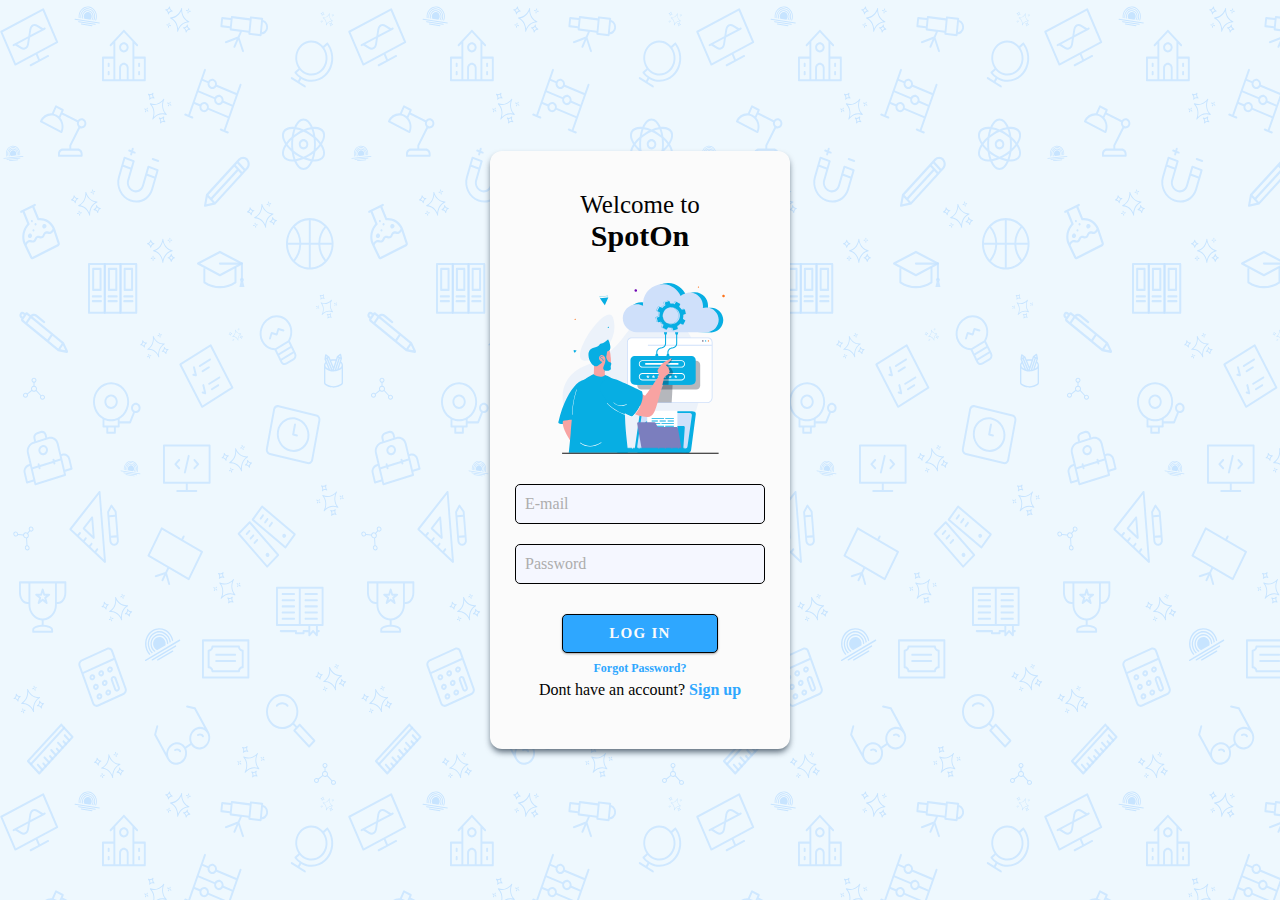
<file: index.html>
<!DOCTYPE html>
<html lang="en">
  <head>
    <meta charset="UTF-8" />
    <meta http-equiv="X-UA-Compatible" content="IE=edge" />
    <meta name="viewport" content="width=device-width, initial-scale=1.0" />
    <title>Document</title>
    <link rel="stylesheet" href="./master.css"/>
    <link rel="stylesheet" href="./styles.css"/>
  </head>
  <body>
    <div class="container">
      <div class="header">
        <div>Welcome to</div>
        <div>SpotOn</div>
      </div>
      <div class="form-outer">
        <div class="form">
          <!-- page 1 -->
          <div class="page slidePage">
            <div class="img-div img-login"></div>
            <div class="field">
              <input
                id="emailLogin"
                type="email"
                form="novalidateform"
                required
              />
              <label for="emailLogin">E-mail</label>
            </div>
            <div class="field">
              <input
                id="passwordLogin"
                type="password"
                form="novalidateform"
                required
              />
              <label for="passwordLogin">Password</label>
            </div>
            <div class="btns signup-btn">
              <button id="loginBtn">
                <div>Log In</div>
              </button>
            </div>
            <div class="login-signup-txt">
                <a id="forgot" href="./pages/otp/Index.html">Forgot Password?</a>
            </div>
            <div class="login-signup-txt">
                Dont have an account?
                <a href="./pages/signup/index.html">Sign up</a>
            </div>
        </div>
      </div>
    </div>
    <script src="script.js"></script>
    <script src="printInputs.js"></script>
  </body>
</html>
</file>
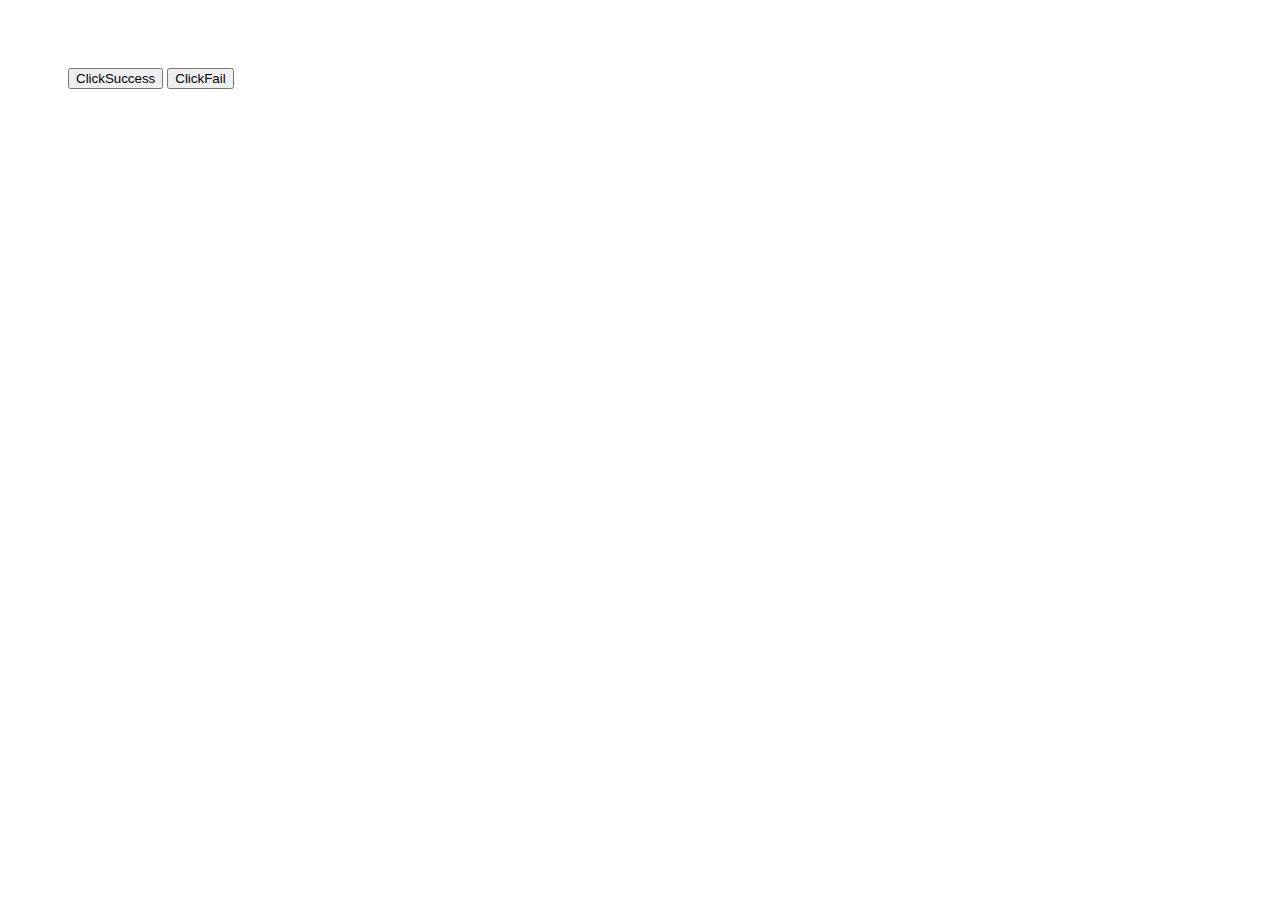
<file: pages/notification/index.html>
<!DOCTYPE html>
<html lang="en">
<head>
    <meta charset="UTF-8">
    <meta http-equiv="X-UA-Compatible" content="IE=edge">
    <meta name="viewport" content="width=device-width, initial-scale=1.0">
    <link rel="stylesheet" href="./styles.css">
    <title>Document</title>
</head>
<body>
    <button id="ClickSuccess">ClickSuccess</button>
    <button id="ClickFail">ClickFail</button>
    <div class="notif-container">
        <div class="notif-icon">
            
        </div>
        <div class="notif-content">
            <div class="notif-text">
                OTP Sent Successfully!
            </div>
            <div class="notif-dismiss">
                <img src="../../assets/cross.svg" alt="">
            </div>
        </div>
    </div>

    <script src="./script.js"></script>
</body>
</html>
</file>
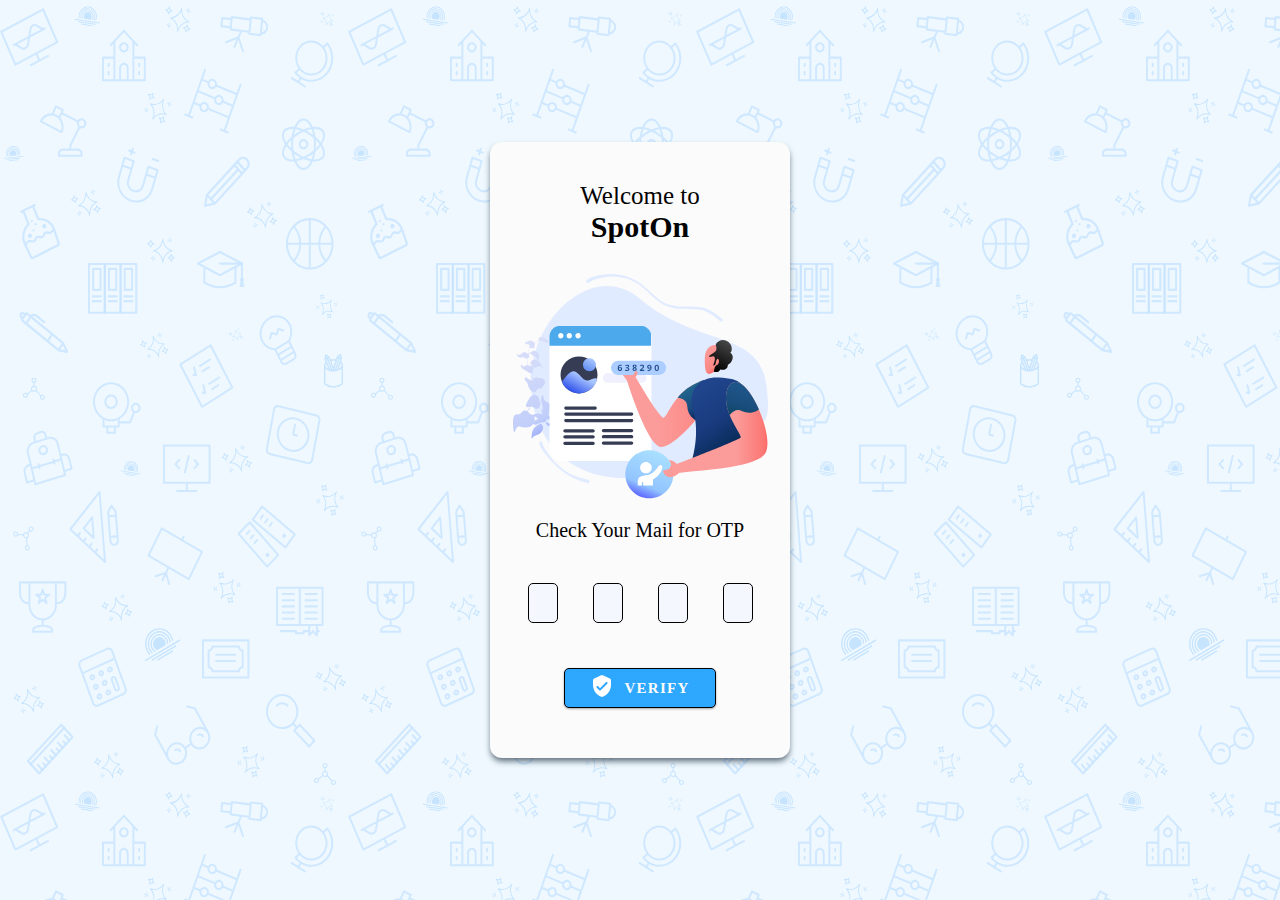
<file: pages/otp/Index.html>
<!DOCTYPE html>
<html lang="en">
<head>
    <meta charset="UTF-8">
    <meta http-equiv="X-UA-Compatible" content="IE=edge">
    <meta name="viewport" content="width=device-width, initial-scale=1.0">
    <title>Document</title>
    <link rel="stylesheet" href="../../master.css">
    <link rel="stylesheet" href="styles.css">
</head>
<body>
    <div class="container">
        <div class="header">
            <div>Welcome to</div>
            <div>SpotOn</div>
        </div>
        <div class="form-outer">
            <div class="form">
                <!-- page 3 -->
                <div class="page">
                    <div class="img-div img-otp">
                    </div>
                    <div class="title">Check Your Mail for OTP</div>
                    <div class="field otp">
                        <input id="digit1" type="text" maxlength="1" form="novalidateform" required>
                        <input id="digit2" type="text" maxlength="1" form="novalidateform" required>
                        <input id="digit3" type="text" maxlength="1" form="novalidateform" required>
                        <input id="digit4" type="text" maxlength="1" form="novalidateform" required>
                    </div>
                   
                    <div class="btns">
                        <button id="verifyBtn" class="verify-btn">
                            <div><img src="../../assets/img-btn-verify.svg" alt=""></div>
                            <div>Verify</div>
                        </button>
                    </div>
                </div>
            </div>
        </div>
    </div>
    <script src="../../script.js"></script>
    <script src="script.js"></script>
</body>
</html>
</file>
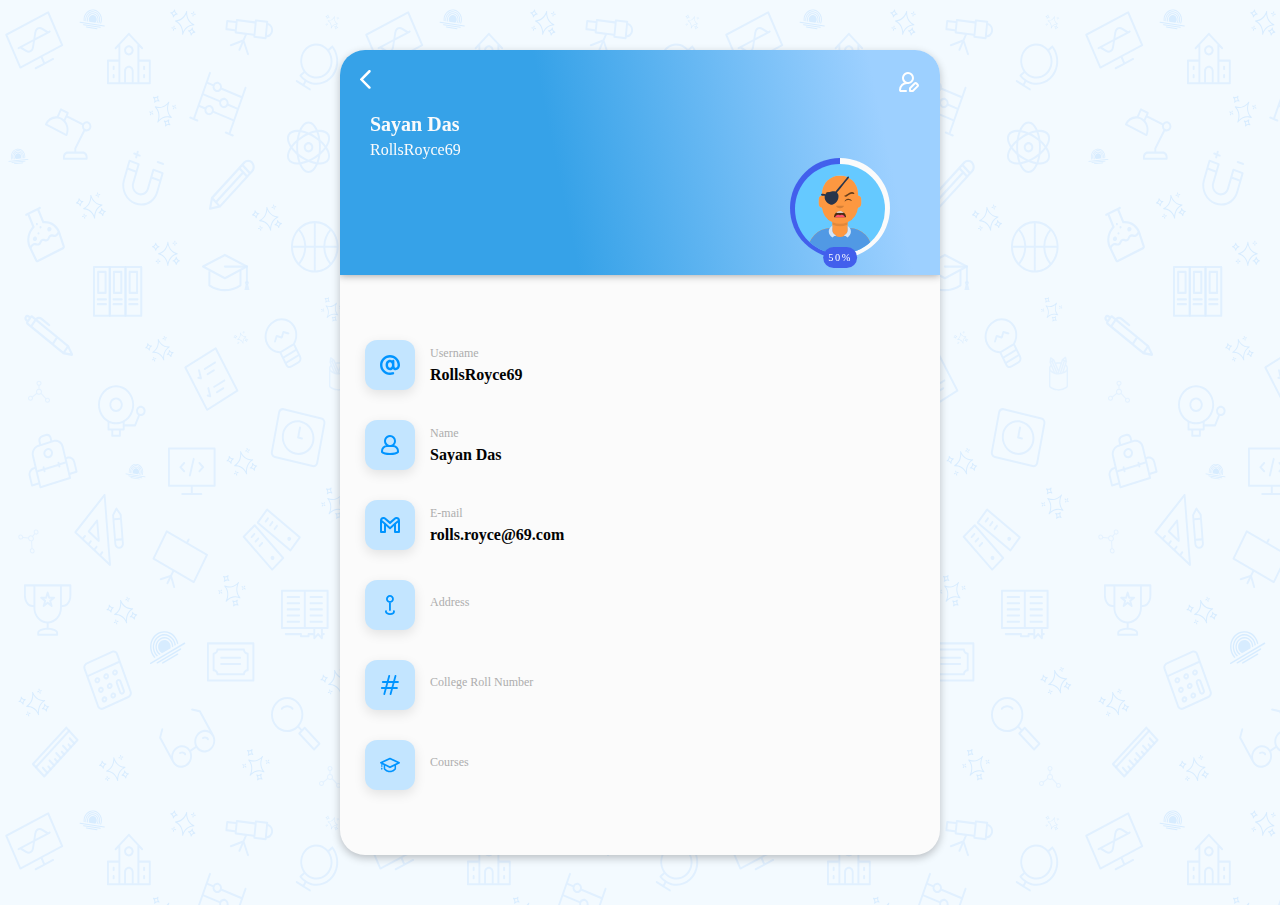
<file: pages/profilepage/index.html>
<!DOCTYPE html>
<html lang="en">
  <head>
    <meta charset="UTF-8" />
    <meta http-equiv="X-UA-Compatible" content="IE=edge" />
    <meta name="viewport" content="width=device-width, initial-scale=1.0" />
    <title>ProfilePage</title>
    <link rel="stylesheet" href="../../master.css" />
    <link rel="stylesheet" href="./styles.css" />
    <link rel="stylesheet" href="./extrastyles.css" />
    <link rel="stylesheet" href="../../muliSelectStyles.css" />
  </head>
  <body>
    <div class="pf-page-contianer">
      <div class="banner">
        <div class="nav">
          <div id="backBtnPfPage">
            <img src="../../assets/pfp/ico-back.svg" alt="" />
          </div>
          <div id="editSaveBtn" class="edit-btn"></div>
        </div>
        <div id="bannerText" class="user-info-brief">
          <div>RollsRoyce69</div>
          <div>rolls.royce@69.com</div>
        </div>
        <div id="pf-pic-container" class="left-positioned">
          <div class="inner">
            <img src="../../assets/pfp/img-avatar.svg" alt="" class="avatar" />
          </div>
          <div id="completionPctg" class="progress-val">100%</div>
        </div>
      </div>
      <div class="user-info-view">
        <div class="info-card">
          <img
            src="../../assets/pfp/ico-username.svg"
            alt=""
            class="info-icon"
          />
          <div>
            <label>Username</label>
            <div>
              <div id="username" class="cred">RollsRoyce69</div>
              <img
                id="usernameReloadBtn"
                class="hidden"
                src="../../assets/pfp/ico-username-reload.svg"
                alt=""
              />
            </div>
          </div>
        </div>
        <div class="info-card">
          <img src="../../assets/pfp/ico-name.svg" alt="" class="info-icon" />
          <div>
            <label for="name">Name</label>
            <div class="cred">Sayan Das</div>
            <input type="text" id="name" class="user-info-input hidden" />
          </div>
        </div>
        <div class="info-card">
          <img src="../../assets/pfp/ico-email.svg" alt="" class="info-icon" />
          <div>
            <label for="email">E-mail</label>
            <div class="cred">rolls.royce@69.com</div>
            <input type="email" id="email" class="user-info-input hidden" />
          </div>
        </div>
        <div class="info-card">
          <img
            src="../../assets/pfp/ico-address.svg"
            alt=""
            class="info-icon"
          />
          <div>
            <label for="address">Address</label>
            <div class="cred"></div>
            <input type="text" id="address" class="user-info-input hidden" />
          </div>
        </div>
        <div class="info-card">
          <img src="../../assets/pfp/ico-roll.svg" alt="" class="info-icon" />
          <div>
            <label for="rollNumber">College Roll Number</label>
            <div class="cred"></div>
            <input
              type="number"
              id="rollNumber"
              class="user-info-input hidden"
            />
          </div>
        </div>
        <div class="info-card">
          <img src="../../assets/pfp/ico-course.svg" alt="" class="info-icon" />
          <div>
            <label for="courses">Courses</label>
            <div class="cred" id="coursesEnrolled"></div>
            <select class="hidden" name="courses" id="courses" multiple>
              <option value="1">CMSA CC-I</option>
              <option value="2">CMSA CC-II</option>
              <option value="3">CMSA CC-III</option>
              <option value="4">CMSA CC-IV</option>
              <option value="5">CMSA CC-V</option>
              <option value="6">CMSA CC-VI</option>
              <option value="7">CMSA CC-VII</option>
              <option value="8">CMSA CC-VIII</option>
              <option value="9">CMSA CC-IX</option>
              <option value="10">CMSA CC-X</option>
              <option value="11">CMSA CC-XI</option>
              <option value="12">CMSA CC-XII</option>
              <option value="13">CMSA CC-XIII</option>
              <option value="14">CMSA CC-XIV</option>
              <option value="15">AECC-I</option>
              <option value="16">AECC-II</option>
              <option value="17">GE-I</option>
              <option value="18">GE-II</option>
              <option value="19">GE-III</option>
              <option value="20">GE-IV</option>
              <option value="21">DSE-I</option>
              <option value="22">DSE-II</option>
              <option value="23">DSE-III</option>
              <option value="24">DSE-IV</option>
            </select>
          </div>
        </div>
      </div>
    </div>
    <script src="../../multiSelectScript.js"></script>
    <script>
      new MultiSelectTag('courses')
      </script>
    <script src="./script.js"></script>
  </body>
</html>
</file>
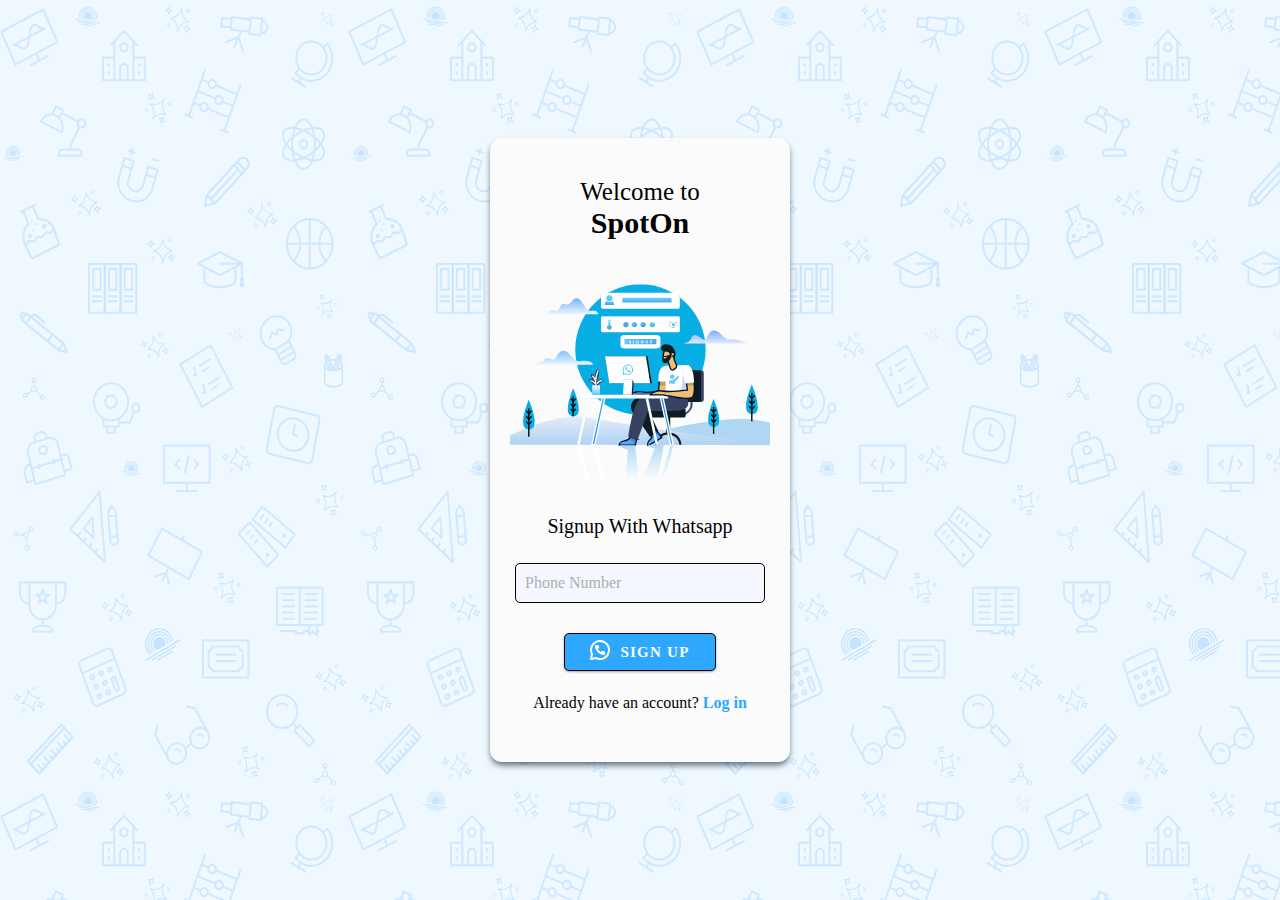
<file: pages/signup/index.html>
<!DOCTYPE html>
<html lang="en">
  <head>
    <meta charset="UTF-8" />
    <meta http-equiv="X-UA-Compatible" content="IE=edge" />
    <meta name="viewport" content="width=device-width, initial-scale=1.0" />
    <title>Signup</title>
    <link rel="stylesheet" href="../../master.css" />
  </head>
  <body>
    <div class="container">
      <div class="header">
        <div>Welcome to</div>
        <div>SpotOn</div>
      </div>
      <div class="form-outer">
        <div class="form">
          <!-- page 1 -->
          <div class="page slidePage">
            <div class="img-div img-signup"></div>
            <div class="title">Signup With Whatsapp</div>
            <div class="field">
              <input
                id="phoneNumberSignup"
                type="number"
                form="novalidateform"
                required
              />
              <label for="phoneNumberSignup">Phone Number</label>
            </div>
            <div class="btns signup-btn">
              <button id="signupBtn">
                <div>
                  <img src="../../assets/img-btn-whatsapp.svg" alt="" />
                </div>
                <div>Sign up</div>
              </button>
            </div>
            <div class="login-signup-txt">
              Already have an account?
              <a href="../../index.html">Log in</a>
            </div>
          </div>
          <!-- page 2 -->
          <div class="page">
            <div class="infos">
              <div class="field">
                <input
                  id="firstName"
                  type="text"
                  form="novalidateform"
                  required
                />
                <label for="firstName">First Name</label>
              </div>
              <div class="field">
                <input
                  id="lastName"
                  type="text"
                  form="novalidateform"
                  required
                />
                <label for="lastName">Last Name</label>
              </div>
              <div class="field">
                <input
                  id="emailSignup"
                  type="email"
                  form="novalidateform"
                  required
                />
                <label for="emailSignup">E-mail</label>
              </div>
              <div class="field">
                <input
                  id="passwordSignup"
                  type="password"
                  form="novalidateform"
                  required
                />
                <label for="passwordSignup">Password</label>
              </div>
              <div class="field">
                <input
                  id="confirmPasswordSignup"
                  type="password"
                  form="novalidateform"
                  required
                />
                <label for="confirmPasswordSignup">Confirm Password</label>
              </div>
            </div>

            <div class="btns">
              <button class="back-btn">
                <div><img src="../../assets/img-btn-back.svg" alt="" /></div>
                <!-- <div>Back</div> -->
              </button>
              <button id="submitBtn" class="submit-btn">
                <div><img src="../../assets/img-btn-submit.svg" alt="" /></div>
                <div>Submit</div>
              </button>
            </div>
          </div>
        </div>
      </div>
    </div>
    <script src="../../script.js"></script>
    <script src="script.js"></script>
  </body>
</html>
</file>
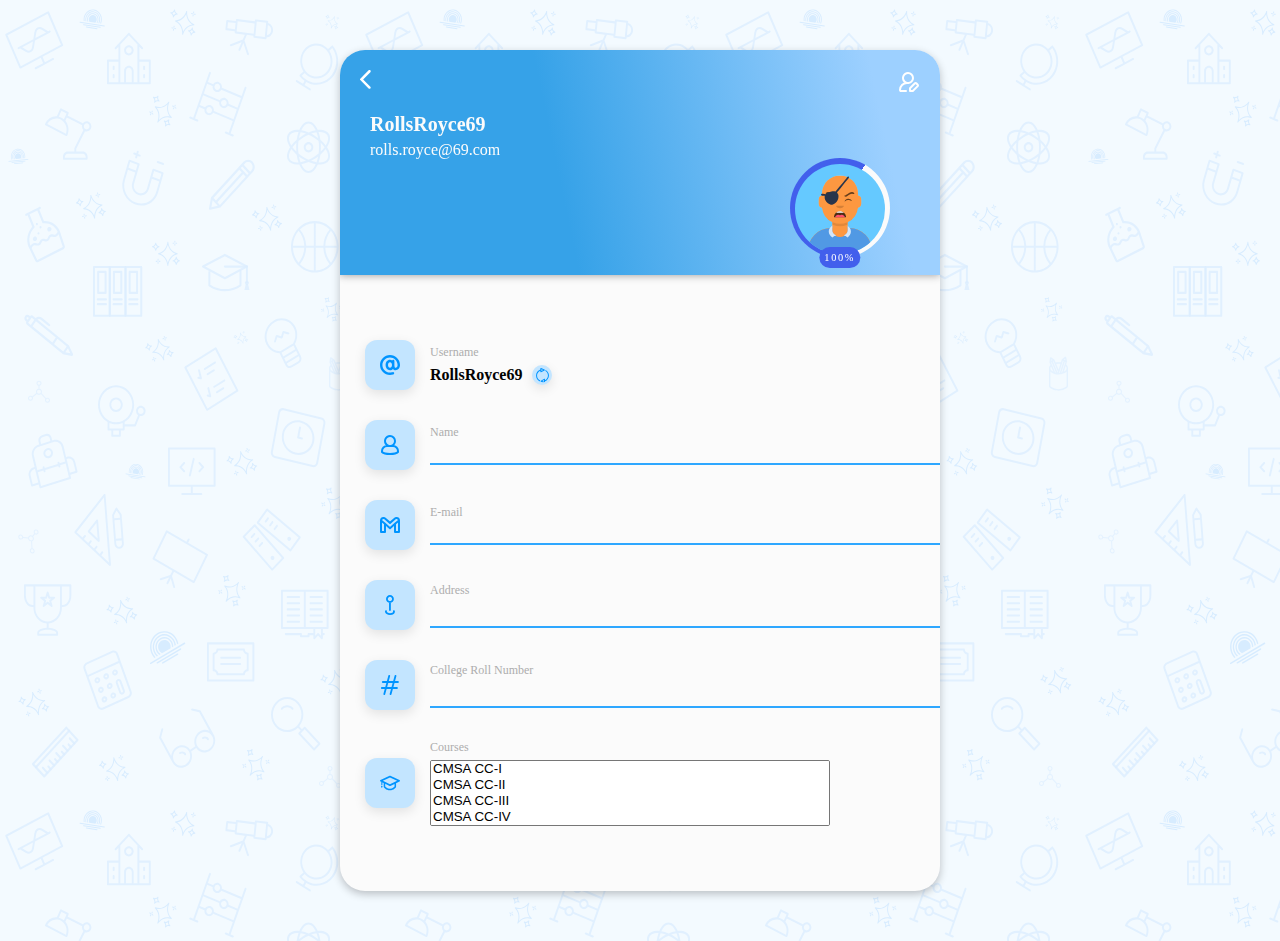
<file: pages/profilepage/edit/index.html>
<!DOCTYPE html>
<html lang="en">
  <head>
    <meta charset="UTF-8" />
    <meta http-equiv="X-UA-Compatible" content="IE=edge" />
    <meta name="viewport" content="width=device-width, initial-scale=1.0" />
    <title>ProfilePage Edit</title>
    <link rel="stylesheet" href="../../../master.css" />
    <link rel="stylesheet" href="../styles.css" />
    <link rel="stylesheet" href="../extrastyles.css" />
    <link rel="stylesheet" href="../../../muliSelectStyles.css" />
  </head>
  <body>
    <div class="pf-page-contianer">
      <div class="banner">
        <div class="nav">
          <div id="backBtnPfPage">
            <img src="../../../assets/pfp/ico-back.svg" alt="" />
          </div>
          <div id="editSaveBtn" class="edit-btn"></div>
        </div>
        <div id="bannerText" class="user-info-brief">
          <div>RollsRoyce69</div>
          <div>rolls.royce@69.com</div>
        </div>
        <div id="pf-pic-container" class="left-positioned">
          <div class="inner">
            <img
              src="../../../assets/pfp/img-avatar.svg"
              alt=""
              class="avatar"
            />
          </div>
          <div id="completionPctg" class="progress-val">100%</div>
        </div>
      </div>
      <div class="user-info-view">
        <div class="info-card">
          <img
            src="../../../assets/pfp/ico-username.svg"
            alt=""
            class="info-icon"
          />
          <div>
            <label>Username</label>
            <div>
              <div id="username" class="cred">RollsRoyce69</div>
              <img
                id="usernameReloadBtn"
                class=""
                src="../../../assets/pfp/ico-username-reload.svg"
                alt=""
              />
            </div>
          </div>
        </div>
        <div class="info-card">
          <img
            src="../../../assets/pfp/ico-name.svg"
            alt=""
            class="info-icon"
          />
          <div>
            <label for="name">Name</label>
            <input type="text" id="name" class="user-info-input" />
          </div>
        </div>
        <div class="info-card">
          <img
            src="../../../assets/pfp/ico-email.svg"
            alt=""
            class="info-icon"
          />
          <div>
            <label for="email">E-mail</label>
            <input type="email" id="email" class="user-info-input" />
          </div>
        </div>
        <div class="info-card">
          <img
            src="../../../assets/pfp/ico-address.svg"
            alt=""
            class="info-icon"
          />
          <div>
            <label for="address">Address</label>
            <div class="cred"></div>
            <input type="text" id="address" class="user-info-input" />
          </div>
        </div>
        <div class="info-card">
          <img
            src="../../../assets/pfp/ico-roll.svg"
            alt=""
            class="info-icon"
          />
          <div>
            <label for="rollNumber">College Roll Number</label>
            <div class="cred"></div>
            <input
              type="number"
              id="rollNumber"
              class="user-info-input"
            />
          </div>
        </div>
        <div class="info-card">
          <img
            src="../../../assets/pfp/ico-course.svg"
            alt=""
            class="info-icon"
          />
          <div>
            <label for="courses">Courses</label>
            <div class="cred" id="coursesEnrolled"></div>
            <select name="courses" id="courses" multiple>
              <option value="1">CMSA CC-I</option>
              <option value="2">CMSA CC-II</option>
              <option value="3">CMSA CC-III</option>
              <option value="4">CMSA CC-IV</option>
              <option value="5">CMSA CC-V</option>
              <option value="6">CMSA CC-VI</option>
              <option value="7">CMSA CC-VII</option>
              <option value="8">CMSA CC-VIII</option>
              <option value="9">CMSA CC-IX</option>
              <option value="10">CMSA CC-X</option>
              <option value="11">CMSA CC-XI</option>
              <option value="12">CMSA CC-XII</option>
              <option value="13">CMSA CC-XIII</option>
              <option value="14">CMSA CC-XIV</option>
              <option value="15">AECC-I</option>
              <option value="16">AECC-II</option>
              <option value="17">GE-I</option>
              <option value="18">GE-II</option>
              <option value="19">GE-III</option>
              <option value="20">GE-IV</option>
              <option value="21">DSE-I</option>
              <option value="22">DSE-II</option>
              <option value="23">DSE-III</option>
              <option value="24">DSE-IV</option>
            </select>
          </div>
        </div>
      </div>
    </div>
  </body>
</html>
</file>
<file: master.css>
:root{
  --white: #FBFBFB;
  --black: #020202;
  --c-form-input: #F5F7FF;
  --c-form-input-gradient: -webkit-linear-gradient(270deg, #FFFFFF 50%, #F5F7FF 50%);
  --c-main-bg: #EEF8FE;
  --c-accent-light-blue: #2EA7FF;
  --c-accent-dark-blue: #425FEC;
  --c-lebel-grey: #ADADAD;
  --c-shadow: #969696;
  --c-container-shadow: rgba(6, 24, 44, 0.65) 0px 4px 6px -1px, rgba(255, 255, 255, 0.08) 0px 1px 0px inset;
  --c-btn-shadow: rgba(0, 0, 0, 0.12) 0px 1px 3px, rgba(0, 0, 0, 0.24) 0px 1px 2px;
  
  /*profile page*/
  --c-pfp-banner-bg: linear-gradient(78.16deg, #36A2E8 37%, #9DD0FF 88.8%);
  --c-pfp-avatar-bg: #65C9FF;
  --c-pfp-icon: #0094FF;
  --c-pfp-progress-bar: #425FEC;
  --c-icon-light-blue: #C3E5FF;
  --c-icon-shadow: rgba(0, 0, 0, 0.1) 0px 4px 12px;

  /*homepage*/
  --c-navbar-bg: #B0DDFF;
  --c-navbar-icon-active: #477B9F;
  --c-navbar-icon-active-indicator: #DAF2FF;
  --time-card-bg: #FFF9F4;
  --c-class-over: #FFDAD5;
  --c-class-ongoing: #FAF0CC;
  --c-class-upcoming: #F0FFE5;

  /*attendance page*/
  --c-attendance-accent: #477B9F;

  /*attendance history*/
  --c-attendance-accent-light: rgba(71, 123, 159, 0.5);
  --section-shadow: rgba(50, 50, 93, 0.25) 0px 2px 5px -1px, rgba(0, 0, 0, 0.3) 0px 1px 3px -1px;
  --c-present-bg: rgba(0, 101, 59, 0.5);
  --c-present-text: #A3FFE7;
  --c-absent-bg: #825D66;
  --c-absent-text: #FFA3A3;
  --c-select-bg: #EBEBEB;
  --c-select-shadow: 0px 0px 1px rgba(0, 0, 0, 0.25);
  --c-dropdown-div: #f1f1f1;
}

*,
*::before,
*::after {
  box-sizing: border-box;
}


body {
  box-sizing: border-box;
  display: flex;
  align-items: center;
  justify-content: center;
  min-height: 100vh;
  font-family: 'Georgia', serif;
  margin: 0;
  padding: 0;
  background: url('./assets/bg-pattern.svg'), var(--c-main-bg);
  color: var(--black);
  -ms-overflow-style: none;
  scrollbar-width: none;
}

body::-webkit-scrollbar{
  display: none;
}

.container{
  width: 65vw;
  max-width: 300px;
  background: var(--white);
  border-radius: 12px;
  padding: 40px 20px;
  box-shadow: var(--c-container-shadow);
  display: flex;
  flex-direction: column;
  justify-content: space-around;
  align-items: center;
}

.container .header{
  font-size: 25px;
  text-align: center;
  margin: 0 auto;
}

.container .header > div:last-child{
  font-size: 30px;
  font-weight: 600;
}

.container .form-outer{
  width: 100%;
  overflow: hidden;
}

.form-outer .form{
  display: flex;
  width: 400%;
  
}

.form-outer .form .page{
  width: 25%;
  height: fit-content;
  box-sizing: content-box;
  padding: 10px 0;
  transition: margin-left 0.3s ease-in-out;
  margin: auto 0;
  display: flex;
  flex-direction: column;
  justify-content: space-around;
}

.form-outer .form .page .title{
  font-size: 20px;
  text-align: center;
}

.form-outer .form .page .img-div{
  background-repeat: no-repeat;
  background-position: center;
  width: 100%;
  height: 25vh;
  margin: 20px 0;
  background-size: contain;
}

.img-login{
  background-image: url('./assets/img-login.svg');
  height: 19vh !important;
  
}

.img-signup{
  background-image: url('./assets/img-signup.svg');
}

.img-otp{
  background-image: url('./assets/img-otp.svg');
}

.page .login-signup-txt {
  font-size: 1rem;
  margin: 2.5vh auto 0 auto;
}

a{
  text-decoration: none;
  color: var(--c-accent-light-blue);
  font-weight: 600;
}

.login-signup-txt>span {
  color: var(--c-accent-dark-blue);
  font-weight: 600;
}

.form-outer .form .page .field{
  height: 40px;
  width: 100%;
  margin: 25px 0;
  display: flex;
  position: relative;
}

.form-outer .form .page .field input{
  height: 100%;
  width: 100%;
  margin: 0 5px;
  border: 1px solid black;
  border-radius: 5px;
  font-size: 15px;
  font-family: 'Georgia';
  padding-left: 10px;
  background-color: var(--c-form-input);
}

.field label{
  position: absolute;
  top: 50%;
  left: 10px;
  transform: translateY(-50%);
  color: var(--c-lebel-grey);
  pointer-events: none;
  padding: 0 5px;
  transition: all 0.3s ease;
}

.field input:valid~label,
.field input:focus~label{
  top: 0;
  font-size: 15px;
  background-image: var(--c-form-input-gradient);
  color: var(--c-accent-light-blue);
}

.field input:focus{
  outline-color: var(--c-accent-light-blue)
}

input::-webkit-inner-spin-button,
input::-webkit-outer-spin-button {
  display: none;
}

.btns{
  display: flex;
  margin-top: auto !important;
  justify-content: space-around;
}

@media only screen and (max-width: 310px){
  .btns{
    flex-direction: column;
    align-items: center;
  }
}

.form-outer .form .page .btns button{
  width: fit-content;
  max-width: 50vw !important;
  margin-top: auto;
  display: flex;
  align-items: center;
  color: var(--white);
  justify-content: center;
  background-color: var(--c-accent-light-blue);
  border: 1px solid var(--black);
  border-radius: 5px;
  padding: 5px min(20px, 2.5vw);
  font-size: 15px;
  font-family: Georgia, 'Times New Roman', Times, serif;
  text-transform: uppercase;
  font-weight: 600;
  letter-spacing: 1.25px;
  cursor: pointer;
  outline: none !important;
  box-shadow: var(--c-btn-shadow)
}

.form-outer .form .page .btns button:hover{
  background-color: var(--black);
}

.form-outer .form .page .btns button div{
  margin: 0 5px;
}

.form-outer .form .page .btns button{
  margin: 5px 10px 0 10px;
}

.hidden{
  display: none;
}
</file>
<file: styles.css>
.field input:valid~label,
.field input:focus~label {
    color: var(--c-accent-light-blue);
}

.field input:focus {
    outline-color: var(--c-accent-light-blue)
}

.form-outer .form .page .btns button {
    background-color: var(--c-accent-light-blue);
    margin-top: 20px;
}

.form-outer .form .page .field{
    margin: 10px 0;
}

.page .login-signup-txt{
    margin-top: 5px;
}

a{
    text-decoration: none;
    color: var(--c-accent-light-blue);
    font-weight: 600;
}

#forgot{
    font-size: 0.75rem !important;
}

#loginBtn{
    width: 60% !important;
    padding: 10px 0;
}
</file>
<file: pages/notification/styles.css>
*{
    box-sizing: border-box;
}
 
body{
    font-family: Georgia, 'Times New Roman', Times, serif;
    color: white;
    padding: 60px;
}

.notif-container{
    background-color: #444444;
    display: flex;
    color: white;
    width: fit-content;
    border-radius: 50px;
    border: 1px solid black;
    align-items: center;
    position: fixed;
    z-index: 100;
    transition: transform 0.6s ease-out;
    left: 30px;
    bottom: 20px;
    transform: translateY(90px);
    box-shadow: rgba(0, 0, 0, 0.3) 0px 19px 38px, rgba(0, 0, 0, 0.22) 0px 15px 12px;
}

.notif-container.isShown {
    transform: translateY(-30px);
  }

.notif-content{
    display: flex;
}

.notif-icon{
    background-color: #EDEDED;
    display: flex;
    align-items: center;
    justify-content: center;
    border-radius: 50px;
    height: 40px;
    width: 40px;
;
}

.notif-icon.successful{
    background-image: url(../../assets/ico-success.svg);
    background-repeat: no-repeat;
    background-position: center;
}
.notif-icon.failure{
    background-image: url(../../assets/ico-fail.svg);
    background-repeat: no-repeat;
    background-position: center;
}

.notif-text{
    margin: 0 5px;
}

.notif-dismiss{
    margin-right: 10px;
    margin-left: 10px;
}

.notif-icon > img{
    height: 50%;
}
</file>
<file: pages/otp/styles.css>
.otp{
    display: flex;
    align-items: center;
    justify-content: space-around;
    margin: 4.5vh auto !important;
    max-width: 260px !important;
}

.otp > input{
    width: 7vw !important;
    max-width: 30px !important;
    text-align: center;
    caret-color: transparent;
    font-size: 1.5rem !important;
    padding-bottom: 10px;
    padding-right: 10px;
    word-wrap: break-word;
    transition: border-color 0.15s ease-in-out;
}
</file>
<file: pages/profilepage/styles.css>
body{
    background: url(../../assets/pfp/img-pfp-bg.svg);
    min-height: fit-content !important;
}

*{
    box-sizing: border-box !important;
}

.pf-page-contianer{
    width: 100vw;
    max-width: 600px;
    -ms-overflow-style: none;  
    scrollbar-width: none;
}

.pf-page-contianer::-webkit-scrollbar {
    display: none;
  }

.banner{
    height: 25vh;
    max-height: 250px;
    width: 100%;
    background: url(../../assets/pfp/img-pfp-banner.svg);
    background-size: 100% auto;
    background-repeat: no-repeat;
    background-position: bottom left;
    padding: 20px 20px 0 20px;
    transition: all 0.5s ease-in-out;
    filter: drop-shadow(0px 0px 4px var(--c-shadow));
}

@media only screen and (min-width: 600px){
    .banner{
        background: var(--c-pfp-banner-bg);
        transition: all 0.5s ease-in-out;
        
    }
    .pf-page-contianer{
        height: fit-content;
        background-color: var(--white);
        margin: 50px;
        border-radius: 25px;
        box-shadow: rgba(0, 0, 0, 0.24) 0px 3px 8px;
        overflow-x: hidden;
    }


}

.nav{
    display: flex;
    align-items: center;
    justify-content: space-between;
}

.nav #backBtnPfPage{
    cursor: pointer;
}

.nav #editSaveBtn{
    height: 22.2px !important;
    width: 22.2px !important;
    background-repeat: no-repeat;
    background-position: center;
    transition: all 0.5s ease-in-out;
    cursor: pointer;
}

.nav .edit-btn{
    background-image: url(../../assets/pfp/ico-edit.svg);
}
.nav .save-btn{
    background-image: url(../../assets/pfp/ico-save.svg);
}

.banner .user-info-brief{
    padding-top: 20px;
    padding-left: 10px;
    width: 60%;
    overflow: hidden;
    white-space: nowrap;
    text-overflow: ellipsis;
    /* border: 1px solid red; */
    color: var(--white);
    font-size: 1.0005rem;
    transition: all 0.5s ease-in-out;
}

.banner .user-info-brief div:first-child{
    font-size: 1.25rem;
    font-weight: 600;
    padding-bottom: 5px;
}

.banner .left-positioned{
    position: absolute;
    top: min(12vh, 250px);
    left: min(60vw, 450px);
    transition: all 0.5s ease-in-out;
}

.user-info-view{
    margin: 50px 0;
    padding: 0 25px;
    display: flex;
    flex-direction: column;

}

.user-info-view .info-card{
    display: flex;
    align-items: center;
    margin: 15px auto;
    width: 100%;
}

.user-info-view .info-card:first-child >div>div{
    display: flex;
    align-items: center;
    overflow: visible !important;
}

#username{
    font-size: 1.0005rem;
    font-weight: 600;
}

#usernameReloadBtn{
    height: 20px;
    width: 20px;
    padding: 2.5px;
    margin-left: 10px;
    cursor: pointer;
    transition: transform 1s;
}

.user-info-view .info-card img{
    width: 50px;
    height: 50px;
    padding: 15px;
    background-color: var(--c-icon-light-blue);
    border-radius: 12px;
    box-shadow: var(--c-icon-shadow);
}

.user-info-view .info-card > div{
    margin-left: 15px;
    max-width: 100%;
    display: flex;
    flex-direction: column;
}

.user-info-view .info-card > div >label{
    font-size: 0.75rem;
    color: var(--c-lebel-grey);
}

.user-info-view .info-card > div >div{
    font-size: 1.0005rem;
    font-weight: 600;
    width: min(60vw, 400px) !important;
    /* overflow: hidden;
    white-space: nowrap;
    text-overflow: ellipsis; */
    padding-top: 5px;
}

.user-info-view .info-card > div >div:last-child{
    overflow: visible;
    font-size: 0.8rem;
    font-weight: 400;
}
</file>
<file: pages/profilepage/extrastyles.css>
.edit{
    transition: all 0.5s ease-in-out;
    background-position: center;
    background-size: 200% auto;
    
}

.grad-bg{
    background: var(--c-pfp-banner-bg);
}

.hidden{
    display: none;
}

.banner .edit-page-text{
    padding-top: 0;
    width: 100%;
}

.banner .edit-page-text > div:first-child{
    display: none;
}
.banner .edit-page-text > div:last-child{
    text-align: center;
}

.banner .center-positioned{
    position: absolute;
    top: min(15vh, 250px);
    left: min(calc(50% - 50px), 250px);
    transition: all 0.5s ease-in-out;
}

input{
    width: min(70vw, 300%);
    background-color: transparent;
    outline: none;
    border: none;
    border-bottom: 2px solid var(--c-accent-light-blue);
    margin-top: 5px;
    
    padding-left: 5px;
    font-family: Georgia, 'Times New Roman', Times, serif;
}

.big-label{
    font-size: 1.0005rem !important;
}
#pf-pic-container{
    width: 100px;
    height: 100px;
    padding: 2px;
    display: flex;
    flex-direction: column-reverse;
    align-items: center;
    justify-content: space-between;
    border-radius: 50%;
    background: conic-gradient(var(--c-pfp-progress-bar) 210deg, var(--white) 0deg);
    transform: rotate(180deg);
}

.inner{
    border-radius: 50%;
    margin: 0 !important;
}

.inner > img{
    width: 90px;
    background-color: var(--c-pfp-avatar-bg);
    border-radius: 50%;
    transform: rotate(180deg);
}

.progress-val{
    display: flex;
    flex-direction: row;
    justify-content: center;
    align-items: center;
    padding: 5px;
    transform: rotate(180deg);
    
    position: absolute; 
    top: -10px;
    width: fit-content;
    height: fit-content;
    
    background: var(--c-pfp-progress-bar);
    border-radius: 15px;

    color: white;
    font-size: 0.65rem;
    letter-spacing: 0.1rem;
}

.rotate {
    transform: rotate(360deg);
}
</file>
<file: muliSelectStyles.css>
.mult-select-tag {
    display: flex;
    width:100%;
    flex-direction: column;
    align-items: center;
    position: relative;
    --tw-shadow: 0 1px 3px 0 rgb(0 0 0 / 0.1), 0 1px 2px -1px rgb(0 0 0 / 0.1);
    --tw-shadow-color: 0 1px 3px 0 var(--tw-shadow-color), 0 1px 2px -1px var(--tw-shadow-color);
    --border-color: rgb(218, 221, 224);
    font-family: Verdana, sans-serif;
}

.mult-select-tag .wrapper {
    width: 100%;
}

.mult-select-tag .body {
    display: flex;
    border: 1px solid var(--border-color);
    background: white;
    min-height: 2.15rem;
    width:100%;
    min-width: 14rem;

}

.mult-select-tag .input-container {
    display: flex;
    flex-wrap: wrap;
    flex: 1 1 auto;
    padding: 0.1rem;
}

.mult-select-tag .input-body {
    display: flex;
    width: 100%;
}

.mult-select-tag .input {
    flex:1;
    background: transparent;
    border-radius: 0.25rem;
    padding: 0.45rem;
    margin: 10px;
    color: #2d3748;
    outline: 0;
    border: 1px solid var(--border-color);
}

.mult-select-tag .btn-container {
    color: #e2eBf0;
    padding: 0.5rem;
    display: flex;
    border-left: 1px solid var(--border-color);
}

.mult-select-tag button {
    cursor: pointer;
    width: 100%;
    color: #718096;
    outline: 0;
    height: 100%;
    border: none;
    padding: 0;
    background: transparent;
    background-image: none;
    -webkit-appearance: none;
    text-transform: none;
    margin: 0;
}

.mult-select-tag button:first-child {
    width: 1rem;
    height: 90%;
}


.mult-select-tag .drawer {
    position: absolute;
    background: white;
    max-height: 15rem;
    z-index: 40;
    top: 98%;
    width: 100%;
    overflow-y: scroll;
    border: 1px solid var(--border-color);
    border-radius: 0.25rem;
}

.mult-select-tag ul {
    list-style-type: none;
    padding: 0.5rem;
    margin: 0;
}

.mult-select-tag ul li {
    padding: 0.5rem;
    border-radius: 0.25rem;
    cursor: pointer;
}

.mult-select-tag ul li:hover {
    background: rgb(243 244 246);
}

.mult-select-tag .item-container {
    display: flex;
    justify-content: center;
    align-items: center;
    color: var(--c-pfp-icon);
    padding: 0.2rem 0.4rem;
    margin: 0.2rem;
    font-weight: 500;
    border: 1px solid var(--c-pfp-icon);
    background: var(--c-icon-light-blue);
    border-radius: 9999px;
}

.mult-select-tag .item-label {
    max-width: 100%;
    line-height: 1;
    font-size: 0.75rem;
    font-weight: 400;
    flex: 0 1 auto;
    color: var(--c-pfp-icon);
}

.mult-select-tag .item-close-container {
    display: flex;
    flex: 1 1 auto;
    flex-direction: row-reverse;
}

.mult-select-tag .item-close-svg {
    width: 1rem;
    margin-left: 0.5rem;
    height: 1rem;
    cursor: pointer;
    border-radius: 9999px;
    display: block;
}

.hidden {
    display: none;
}

.mult-select-tag .shadow  {
    box-shadow: var(--tw-ring-offset-shadow, 0 0 #0000), var(--tw-ring-shadow, 0 0 #0000), var(--tw-shadow);
}

.mult-select-tag .rounded {
    border-radius: .375rem;
}
</file>
